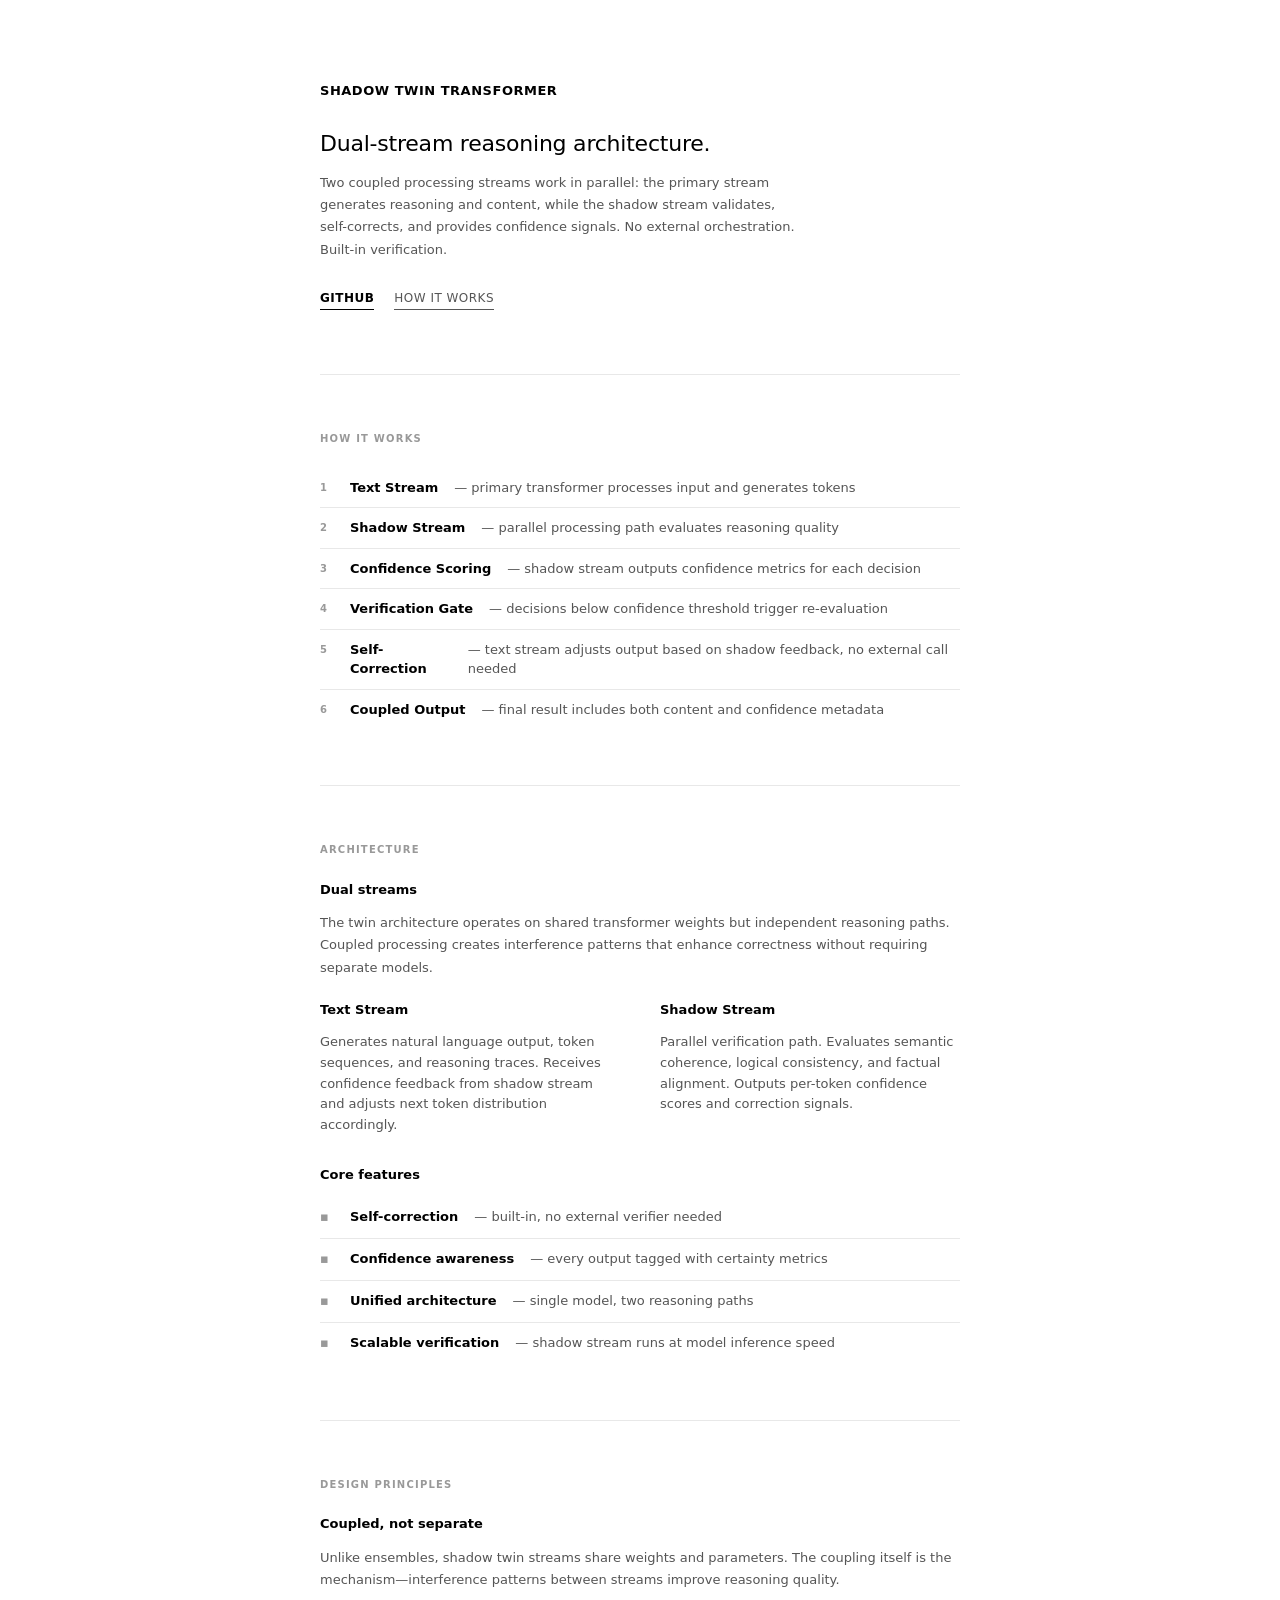
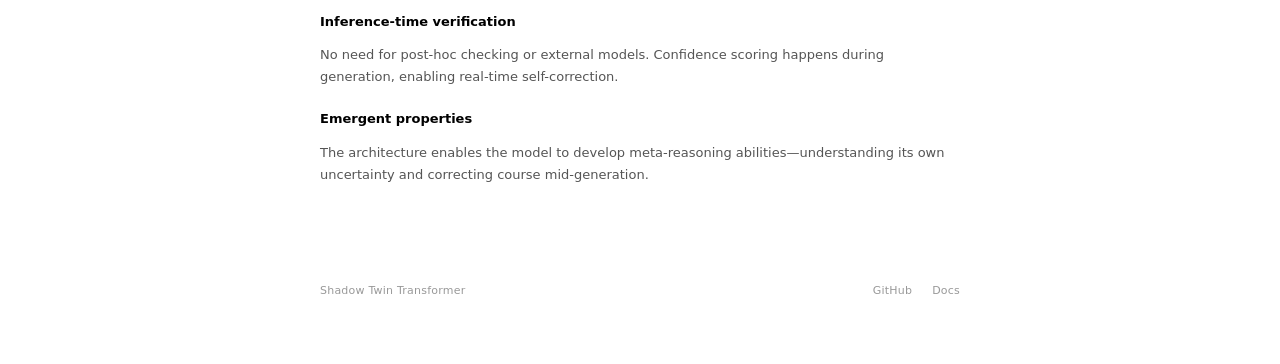
<file: docs/index.html>
<!DOCTYPE html>
<html lang="en">
<head>
  <meta charset="UTF-8">
  <meta name="viewport" content="width=device-width, initial-scale=1">
  <title>Shadow Twin Transformer</title>
  <meta name="description" content="Dual-stream transformer architecture for enhanced reasoning, self-correction, and confidence-aware generation.">
  <style>
    *, *::before, *::after { box-sizing: border-box; margin: 0; padding: 0; }

    :root {
      --ink:  #000;
      --dim:  #555;
      --pale: #999;
      --rule: #e8e8e8;
      --code: #f5f5f5;
      --max:  640px;
      --mono: 'SFMono-Regular', 'Fira Mono', 'Consolas', 'Menlo', monospace;
      --sans: system-ui, -apple-system, 'Helvetica Neue', Arial, sans-serif;
    }

    @media (prefers-color-scheme: dark) {
      :root {
        --ink:  #f5f5f5;
        --dim:  #aaa;
        --pale: #666;
        --rule: #222;
        --code: #1a1a1a;
      }
      body { background: #0f0f0f; }
    }

    html { font-size: 13px; }

    body {
      background: #fff;
      color: var(--ink);
      font-family: var(--sans);
      line-height: 1.65;
      padding: 0 24px;
      -webkit-font-smoothing: antialiased;
    }

    .wrap {
      max-width: var(--max);
      margin: 0 auto;
    }

    header {
      padding: 80px 0 64px;
      border-bottom: 1px solid var(--rule);
    }

    .logotype {
      font-size: 13px;
      font-weight: 600;
      letter-spacing: .04em;
      text-transform: uppercase;
      color: var(--ink);
    }

    .headline {
      margin-top: 28px;
      font-size: 22px;
      font-weight: 400;
      line-height: 1.4;
      letter-spacing: -.01em;
      color: var(--ink);
    }

    .sub {
      margin-top: 12px;
      font-size: 13px;
      color: var(--dim);
      max-width: 480px;
      line-height: 1.7;
    }

    .cta {
      margin-top: 28px;
      display: flex;
      gap: 20px;
      align-items: center;
      flex-wrap: wrap;
    }

    .cta a {
      font-size: 12px;
      font-weight: 600;
      letter-spacing: .04em;
      text-transform: uppercase;
      text-decoration: none;
      color: var(--ink);
      border-bottom: 1px solid var(--ink);
      padding-bottom: 1px;
    }

    .cta a.secondary {
      color: var(--dim);
      border-color: var(--dim);
      font-weight: 400;
    }

    .cta a:hover { opacity: .6; }

    section {
      padding: 56px 0;
      border-bottom: 1px solid var(--rule);
    }

    section:last-of-type { border-bottom: none; }

    .label {
      font-size: 10px;
      font-weight: 700;
      letter-spacing: .12em;
      text-transform: uppercase;
      color: var(--pale);
      margin-bottom: 20px;
    }

    h2 {
      font-size: 13px;
      font-weight: 600;
      margin-bottom: 12px;
      color: var(--ink);
    }

    p {
      font-size: 13px;
      color: var(--dim);
      line-height: 1.7;
      margin-bottom: 10px;
    }

    p:last-child { margin-bottom: 0; }

    .steps {
      counter-reset: step;
      list-style: none;
      margin-top: 4px;
    }

    .steps li {
      counter-increment: step;
      display: flex;
      gap: 16px;
      padding: 10px 0;
      border-bottom: 1px solid var(--rule);
      font-size: 13px;
      color: var(--dim);
      line-height: 1.5;
    }

    .steps li:last-child { border-bottom: none; }

    .steps li::before {
      content: counter(step);
      font-size: 10px;
      font-weight: 700;
      color: var(--pale);
      letter-spacing: .04em;
      min-width: 14px;
      padding-top: 2px;
    }

    .steps li strong {
      color: var(--ink);
      font-weight: 600;
    }

    code {
      font-family: var(--mono);
      font-size: 11px;
      color: var(--ink);
    }

    p code {
      background: var(--code);
      padding: 1px 5px;
      border-radius: 2px;
    }

    .features {
      list-style: none;
      margin-top: 4px;
    }

    .features li {
      display: flex;
      gap: 16px;
      padding: 10px 0;
      border-bottom: 1px solid var(--rule);
      font-size: 13px;
      color: var(--dim);
      line-height: 1.6;
    }

    .features li:last-child { border-bottom: none; }

    .features li::before {
      content: '▪';
      color: var(--pale);
      min-width: 14px;
    }

    .features li strong {
      color: var(--ink);
      font-weight: 600;
    }

    .architecture {
      display: flex;
      gap: 40px;
      margin: 20px 0 0;
    }

    .stream {
      flex: 1;
    }

    .stream h3 {
      font-size: 13px;
      font-weight: 600;
      margin-bottom: 12px;
      color: var(--ink);
    }

    .stream p {
      font-size: 13px;
      color: var(--dim);
      line-height: 1.6;
      margin-bottom: 0;
    }

    footer {
      padding: 40px 0 64px;
      display: flex;
      justify-content: space-between;
      align-items: center;
      flex-wrap: wrap;
      gap: 12px;
    }

    footer span, footer a {
      font-size: 11px;
      color: var(--pale);
      text-decoration: none;
      letter-spacing: .02em;
    }

    footer a:hover { color: var(--ink); }

    @media (max-width: 480px) {
      header { padding: 56px 0 48px; }
      .headline { font-size: 18px; }
      .architecture { flex-direction: column; gap: 20px; }
    }
  </style>
</head>
<body>
<div class="wrap">

  <header>
    <div class="logotype">Shadow Twin Transformer</div>
    <h1 class="headline">Dual-stream reasoning architecture.</h1>
    <p class="sub">
      Two coupled processing streams work in parallel: the primary stream generates reasoning and content,
      while the shadow stream validates, self-corrects, and provides confidence signals.
      No external orchestration. Built-in verification.
    </p>
    <div class="cta">
      <a href="https://github.com/baiehclaca/shadow-twin-transformer">GitHub</a>
      <a href="#how" class="secondary">How it works</a>
    </div>
  </header>

  <section id="how">
    <div class="label">How it works</div>
    <ol class="steps">
      <li><strong>Text Stream</strong> — primary transformer processes input and generates tokens</li>
      <li><strong>Shadow Stream</strong> — parallel processing path evaluates reasoning quality</li>
      <li><strong>Confidence Scoring</strong> — shadow stream outputs confidence metrics for each decision</li>
      <li><strong>Verification Gate</strong> — decisions below confidence threshold trigger re-evaluation</li>
      <li><strong>Self-Correction</strong> — text stream adjusts output based on shadow feedback, no external call needed</li>
      <li><strong>Coupled Output</strong> — final result includes both content and confidence metadata</li>
    </ol>
  </section>

  <section>
    <div class="label">Architecture</div>

    <h2>Dual streams</h2>
    <p>The twin architecture operates on shared transformer weights but independent reasoning paths. Coupled processing creates interference patterns that enhance correctness without requiring separate models.</p>

    <div class="architecture" style="margin-top: 20px;">
      <div class="stream">
        <h3>Text Stream</h3>
        <p>Generates natural language output, token sequences, and reasoning traces. Receives confidence feedback from shadow stream and adjusts next token distribution accordingly.</p>
      </div>
      <div class="stream">
        <h3>Shadow Stream</h3>
        <p>Parallel verification path. Evaluates semantic coherence, logical consistency, and factual alignment. Outputs per-token confidence scores and correction signals.</p>
      </div>
    </div>

    <h2 style="margin-top: 28px;">Core features</h2>
    <ul class="features">
      <li><strong>Self-correction</strong> — built-in, no external verifier needed</li>
      <li><strong>Confidence awareness</strong> — every output tagged with certainty metrics</li>
      <li><strong>Unified architecture</strong> — single model, two reasoning paths</li>
      <li><strong>Scalable verification</strong> — shadow stream runs at model inference speed</li>
    </ul>
  </section>

  <section>
    <div class="label">Design principles</div>

    <h2>Coupled, not separate</h2>
    <p>Unlike ensembles, shadow twin streams share weights and parameters. The coupling itself is the mechanism—interference patterns between streams improve reasoning quality.</p>

    <h2 style="margin-top: 20px;">Inference-time verification</h2>
    <p>No need for post-hoc checking or external models. Confidence scoring happens during generation, enabling real-time self-correction.</p>

    <h2 style="margin-top: 20px;">Emergent properties</h2>
    <p>The architecture enables the model to develop meta-reasoning abilities—understanding its own uncertainty and correcting course mid-generation.</p>
  </section>

  <footer>
    <span>Shadow Twin Transformer</span>
    <div style="display:flex;gap:20px">
      <a href="https://github.com/baiehclaca/shadow-twin-transformer">GitHub</a>
      <a href="https://github.com/baiehclaca/shadow-twin-transformer/blob/main/README.md">Docs</a>
    </div>
  </footer>

</div>
</body>
</html>
</file>
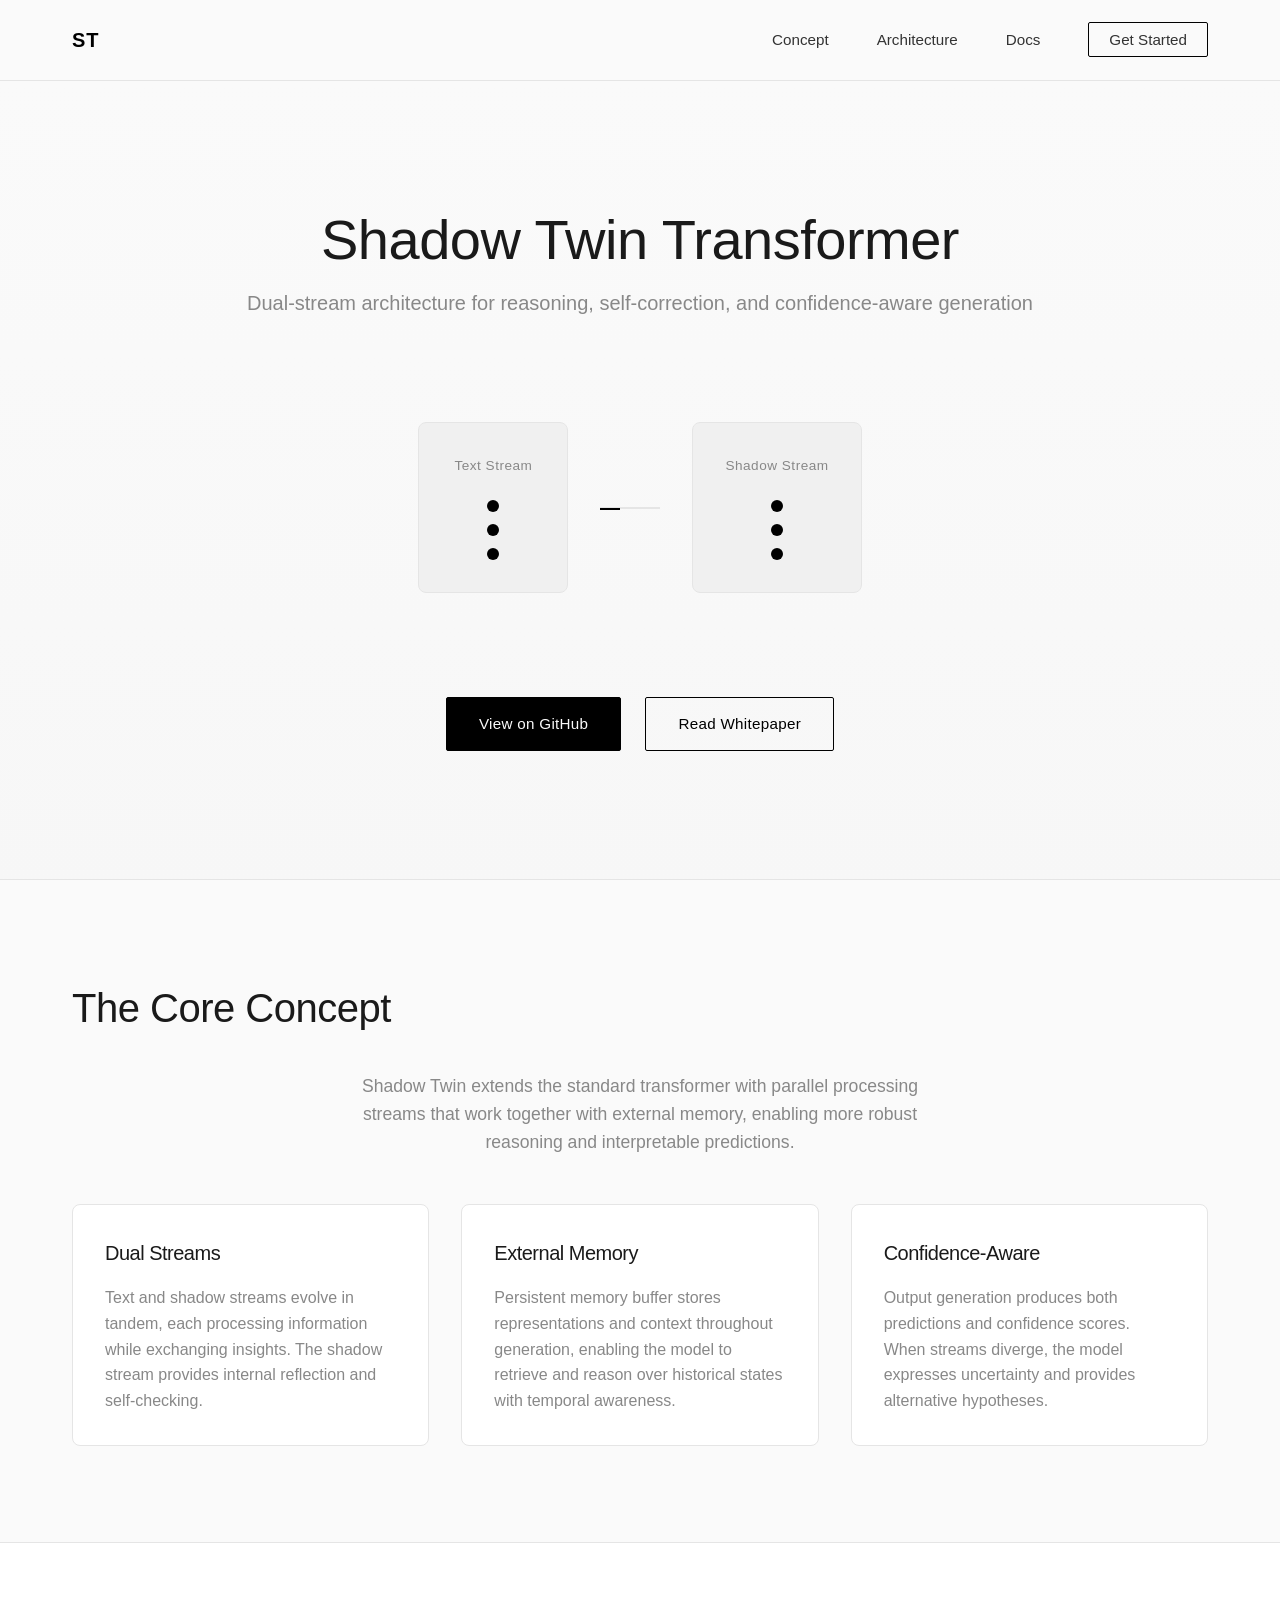
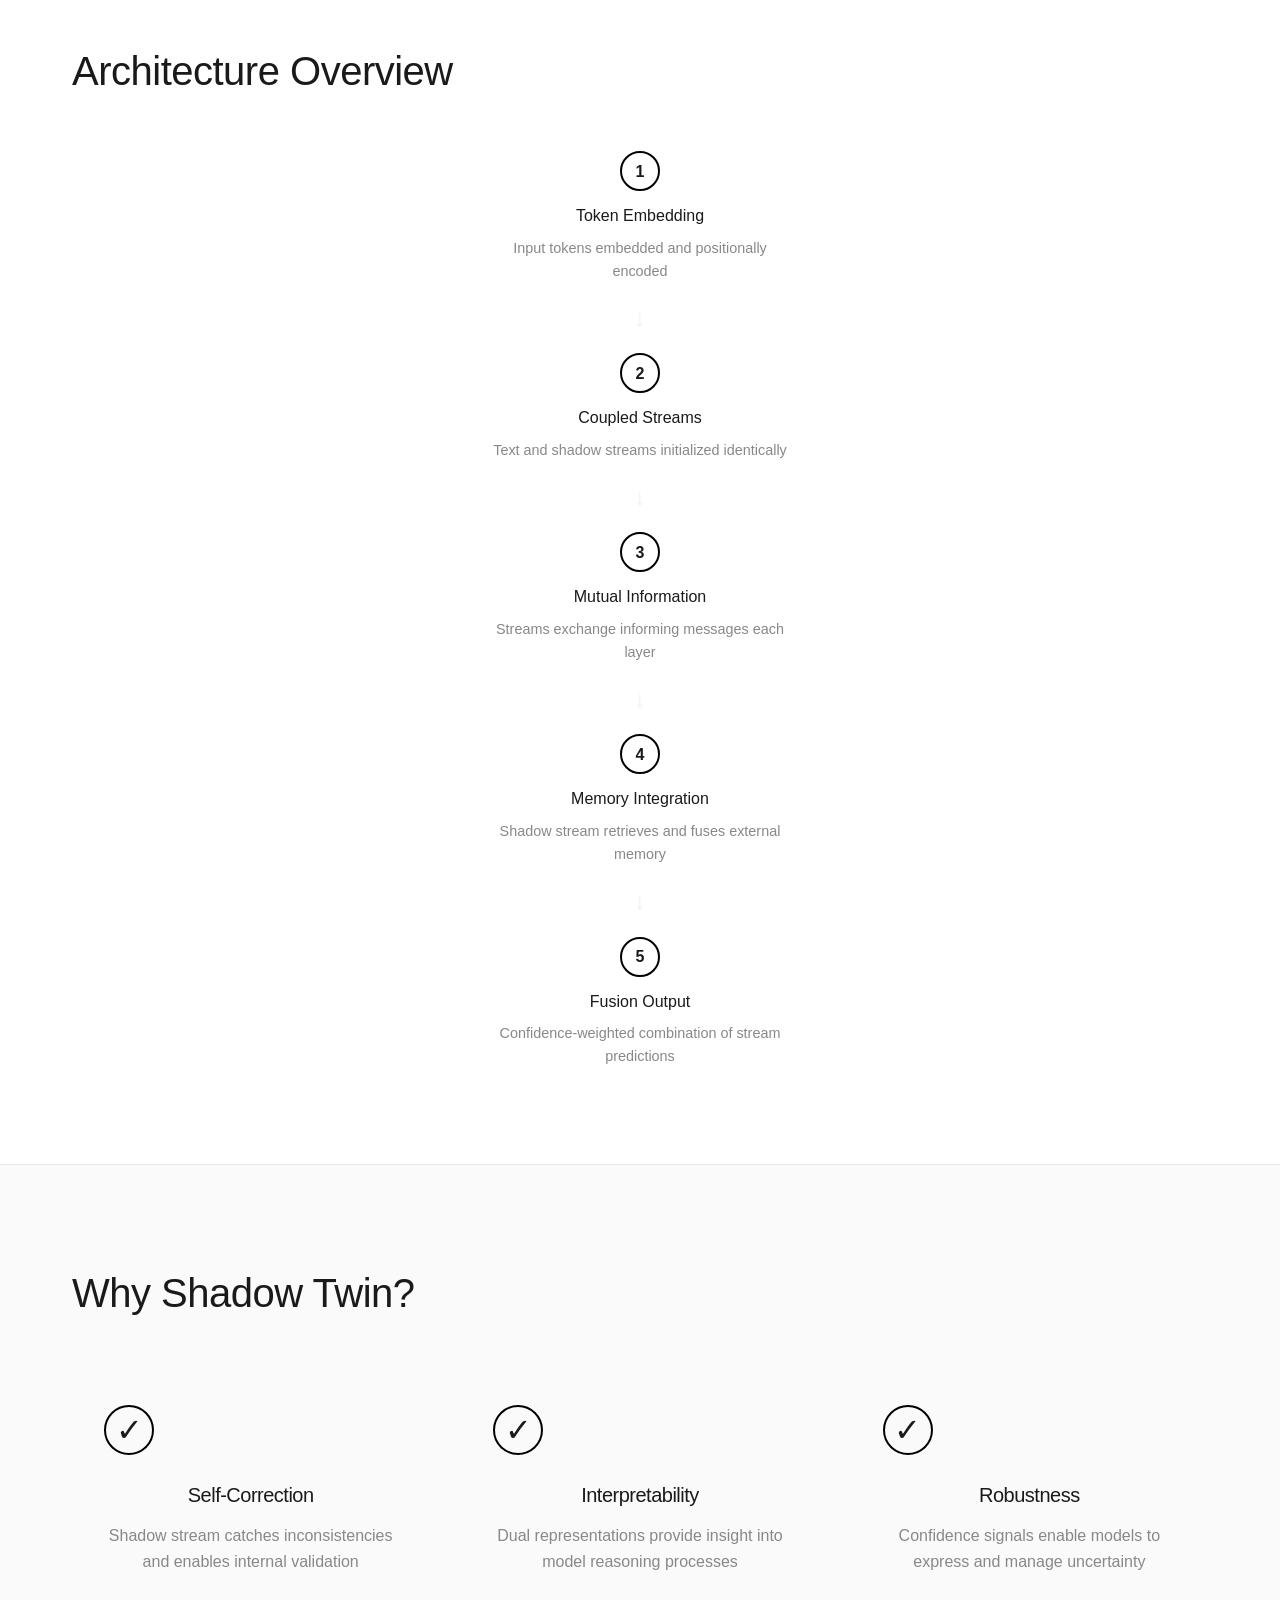
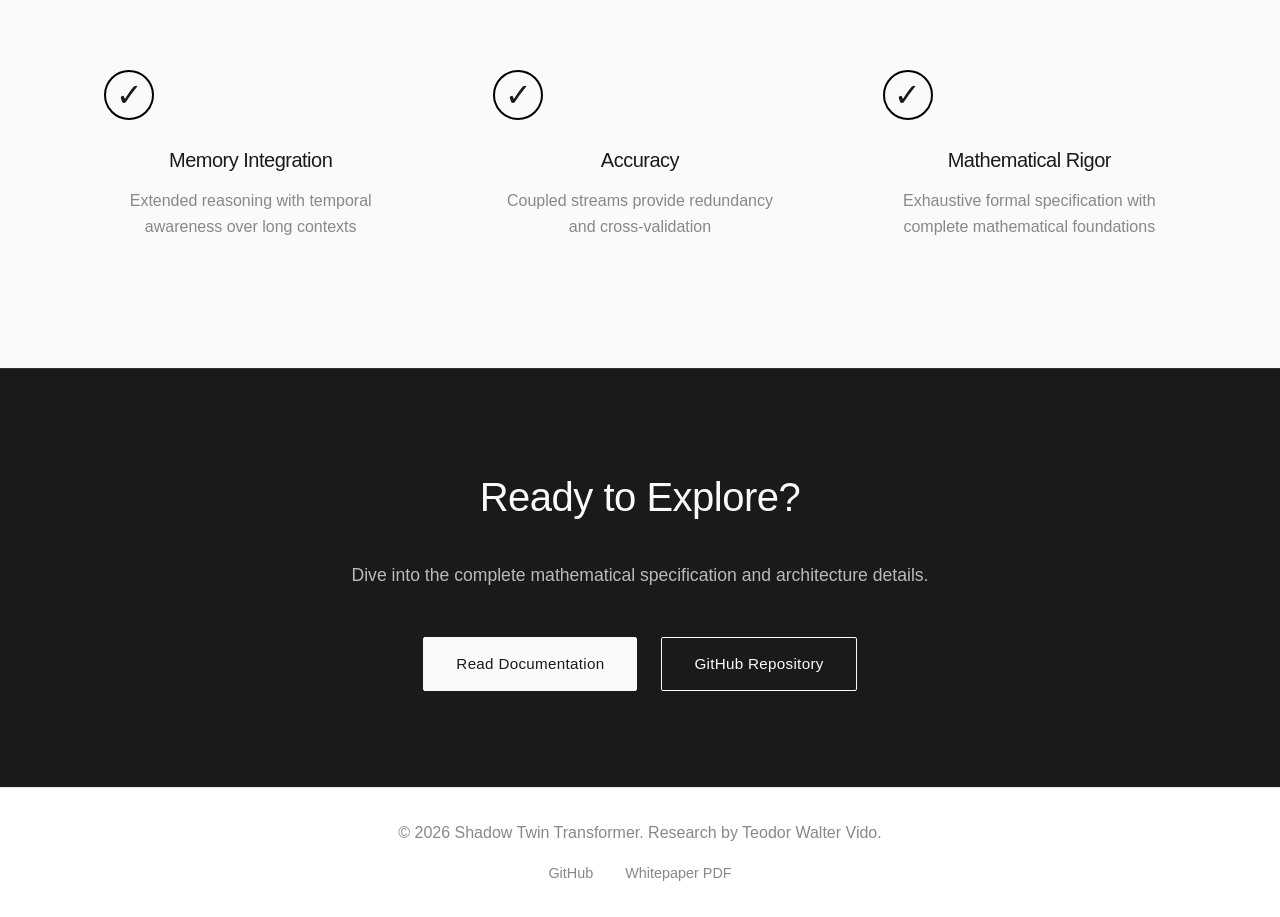
<file: website/index.html>
<!DOCTYPE html>
<html lang="en">
<head>
    <meta charset="UTF-8">
    <meta name="viewport" content="width=device-width, initial-scale=1.0">
    <title>Shadow Twin Transformer</title>
    <link rel="stylesheet" href="style.css">
</head>
<body>
    <nav class="navbar">
        <div class="nav-container">
            <a href="index.html" class="logo">ST</a>
            <ul class="nav-links">
                <li><a href="#concept">Concept</a></li>
                <li><a href="#architecture">Architecture</a></li>
                <li><a href="docs.html">Docs</a></li>
                <li><a href="#cta" class="nav-cta">Get Started</a></li>
            </ul>
        </div>
    </nav>

    <section class="hero">
        <div class="hero-content">
            <h1>Shadow Twin Transformer</h1>
            <p class="subtitle">Dual-stream architecture for reasoning, self-correction, and confidence-aware generation</p>
            
            <div class="twin-visualization">
                <div class="stream text-stream">
                    <div class="stream-label">Text Stream</div>
                    <div class="stream-nodes">
                        <div class="node"></div>
                        <div class="node"></div>
                        <div class="node"></div>
                    </div>
                </div>
                
                <div class="connection"></div>
                
                <div class="stream shadow-stream">
                    <div class="stream-label">Shadow Stream</div>
                    <div class="stream-nodes">
                        <div class="node"></div>
                        <div class="node"></div>
                        <div class="node"></div>
                    </div>
                </div>
            </div>

            <div class="cta-buttons">
                <a href="https://github.com/baiehclaca/shadow-twin-transformer" class="btn btn-primary" target="_blank">View on GitHub</a>
                <a href="https://github.com/baiehclaca/shadow-twin-transformer/raw/main/shadow_twin_transformer_v4_math_structured.pdf" class="btn btn-secondary" target="_blank">Read Whitepaper</a>
            </div>
        </div>
    </section>

    <section id="concept" class="concept">
        <div class="container">
            <h2>The Core Concept</h2>
            <p class="intro-text">Shadow Twin extends the standard transformer with parallel processing streams that work together with external memory, enabling more robust reasoning and interpretable predictions.</p>
            
            <div class="concept-grid">
                <div class="concept-card">
                    <h3>Dual Streams</h3>
                    <p>Text and shadow streams evolve in tandem, each processing information while exchanging insights. The shadow stream provides internal reflection and self-checking.</p>
                </div>
                <div class="concept-card">
                    <h3>External Memory</h3>
                    <p>Persistent memory buffer stores representations and context throughout generation, enabling the model to retrieve and reason over historical states with temporal awareness.</p>
                </div>
                <div class="concept-card">
                    <h3>Confidence-Aware</h3>
                    <p>Output generation produces both predictions and confidence scores. When streams diverge, the model expresses uncertainty and provides alternative hypotheses.</p>
                </div>
            </div>
        </div>
    </section>

    <section id="architecture" class="architecture">
        <div class="container">
            <h2>Architecture Overview</h2>
            
            <div class="flow-diagram">
                <div class="flow-step">
                    <div class="step-number">1</div>
                    <div class="step-title">Token Embedding</div>
                    <div class="step-desc">Input tokens embedded and positionally encoded</div>
                </div>
                
                <div class="flow-arrow">↓</div>
                
                <div class="flow-step">
                    <div class="step-number">2</div>
                    <div class="step-title">Coupled Streams</div>
                    <div class="step-desc">Text and shadow streams initialized identically</div>
                </div>
                
                <div class="flow-arrow">↓</div>
                
                <div class="flow-step">
                    <div class="step-number">3</div>
                    <div class="step-title">Mutual Information</div>
                    <div class="step-desc">Streams exchange informing messages each layer</div>
                </div>
                
                <div class="flow-arrow">↓</div>
                
                <div class="flow-step">
                    <div class="step-number">4</div>
                    <div class="step-title">Memory Integration</div>
                    <div class="step-desc">Shadow stream retrieves and fuses external memory</div>
                </div>
                
                <div class="flow-arrow">↓</div>
                
                <div class="flow-step">
                    <div class="step-number">5</div>
                    <div class="step-title">Fusion Output</div>
                    <div class="step-desc">Confidence-weighted combination of stream predictions</div>
                </div>
            </div>
        </div>
    </section>

    <section id="cta" class="features">
        <div class="container">
            <h2>Why Shadow Twin?</h2>
            
            <div class="features-grid">
                <div class="feature">
                    <div class="feature-icon">✓</div>
                    <h3>Self-Correction</h3>
                    <p>Shadow stream catches inconsistencies and enables internal validation</p>
                </div>
                <div class="feature">
                    <div class="feature-icon">✓</div>
                    <h3>Interpretability</h3>
                    <p>Dual representations provide insight into model reasoning processes</p>
                </div>
                <div class="feature">
                    <div class="feature-icon">✓</div>
                    <h3>Robustness</h3>
                    <p>Confidence signals enable models to express and manage uncertainty</p>
                </div>
                <div class="feature">
                    <div class="feature-icon">✓</div>
                    <h3>Memory Integration</h3>
                    <p>Extended reasoning with temporal awareness over long contexts</p>
                </div>
                <div class="feature">
                    <div class="feature-icon">✓</div>
                    <h3>Accuracy</h3>
                    <p>Coupled streams provide redundancy and cross-validation</p>
                </div>
                <div class="feature">
                    <div class="feature-icon">✓</div>
                    <h3>Mathematical Rigor</h3>
                    <p>Exhaustive formal specification with complete mathematical foundations</p>
                </div>
            </div>
        </div>
    </section>

    <section class="cta-section">
        <div class="container">
            <h2>Ready to Explore?</h2>
            <p>Dive into the complete mathematical specification and architecture details.</p>
            <div class="cta-buttons">
                <a href="docs.html" class="btn btn-primary">Read Documentation</a>
                <a href="https://github.com/baiehclaca/shadow-twin-transformer" class="btn btn-secondary" target="_blank">GitHub Repository</a>
            </div>
        </div>
    </section>

    <footer>
        <div class="footer-content">
            <p>&copy; 2026 Shadow Twin Transformer. Research by Teodor Walter Vido.</p>
            <div class="footer-links">
                <a href="https://github.com/baiehclaca/shadow-twin-transformer" target="_blank">GitHub</a>
                <a href="https://github.com/baiehclaca/shadow-twin-transformer/raw/main/shadow_twin_transformer_v4_math_structured.pdf" target="_blank">Whitepaper PDF</a>
            </div>
        </div>
    </footer>
</body>
</html>
</file>
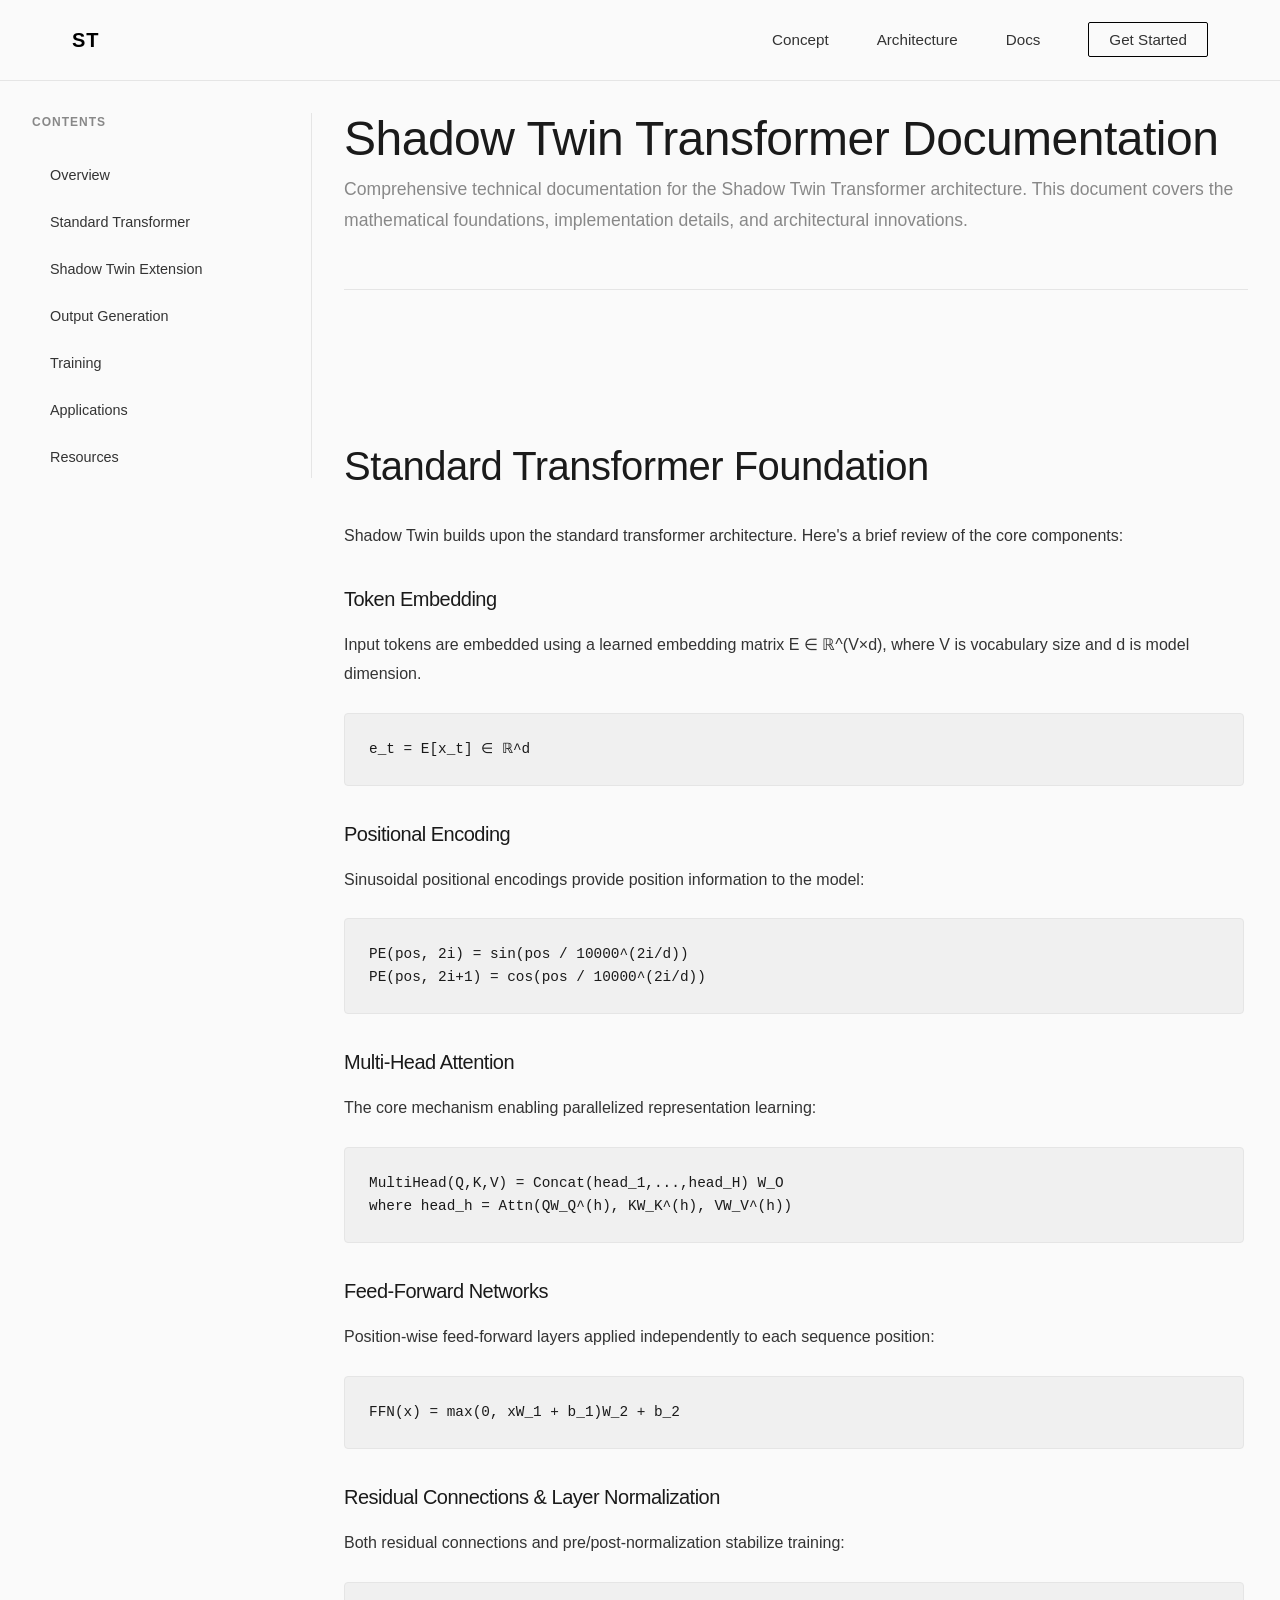
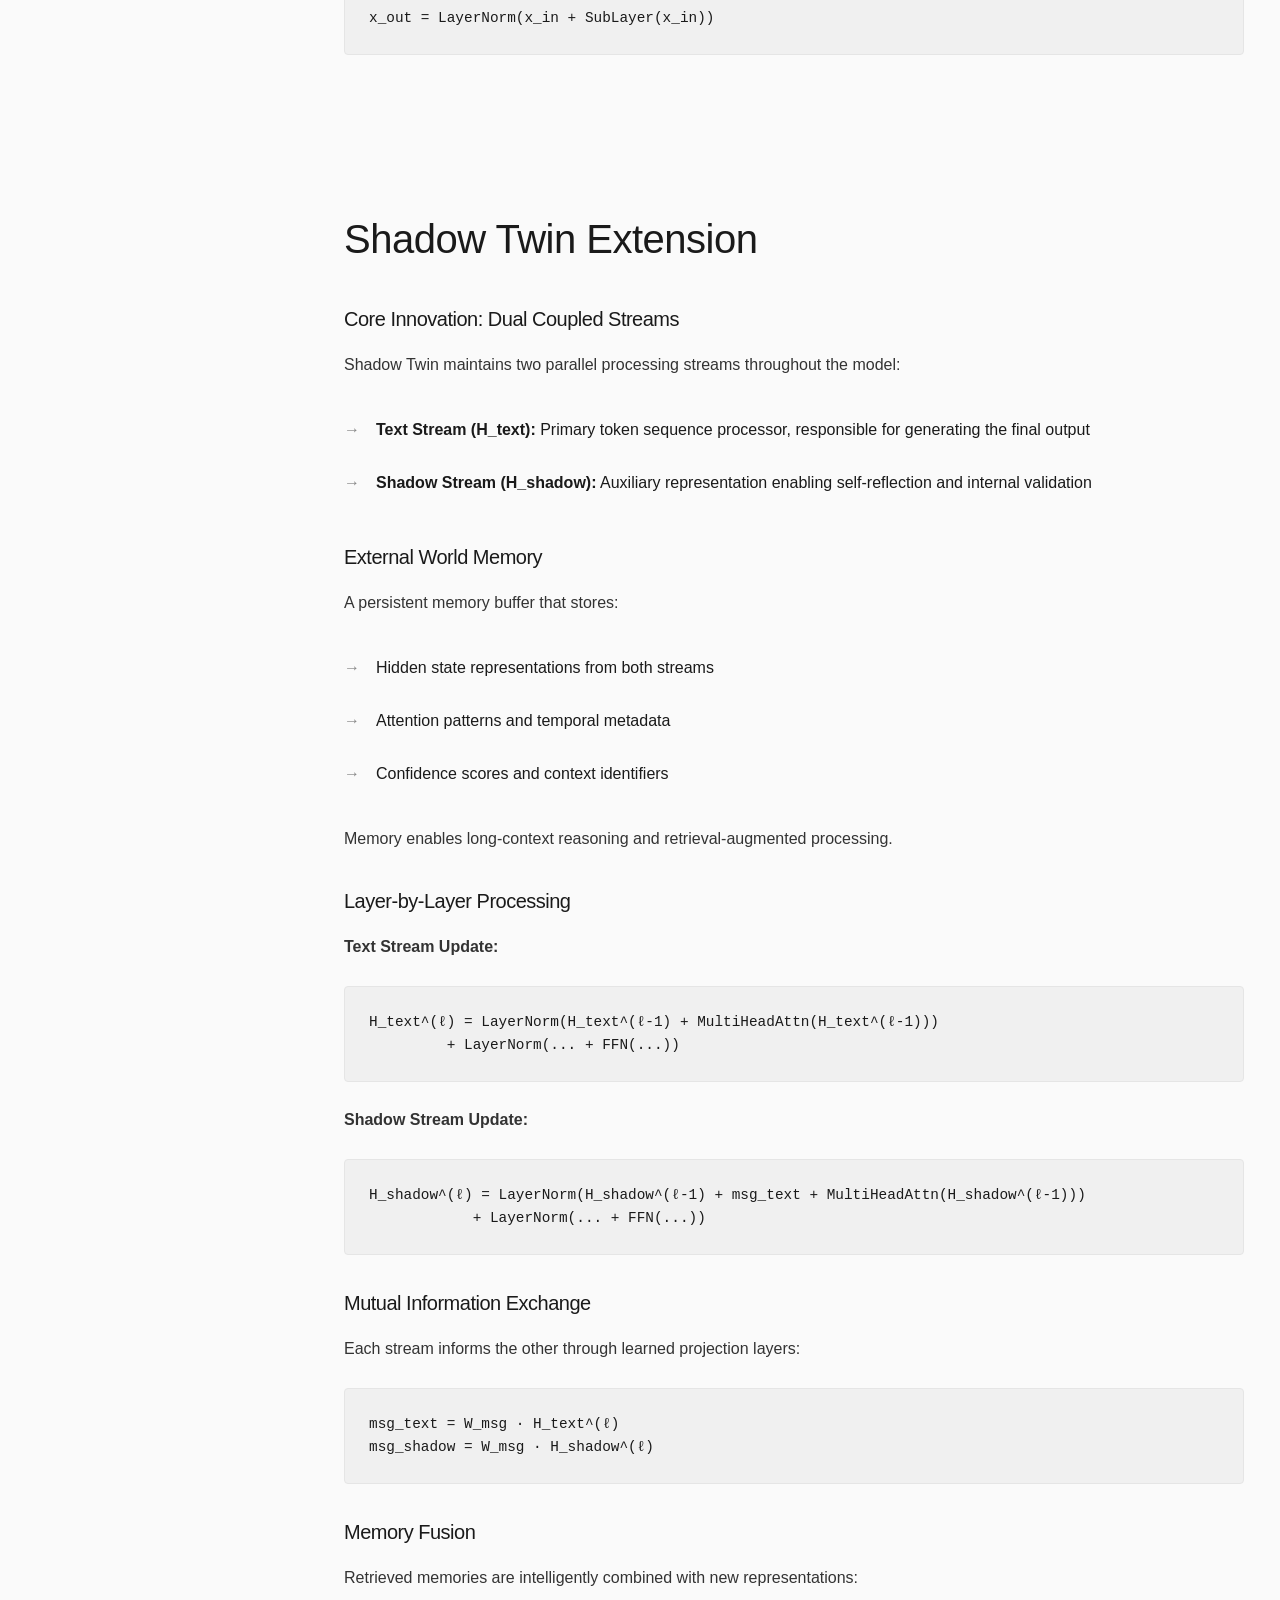
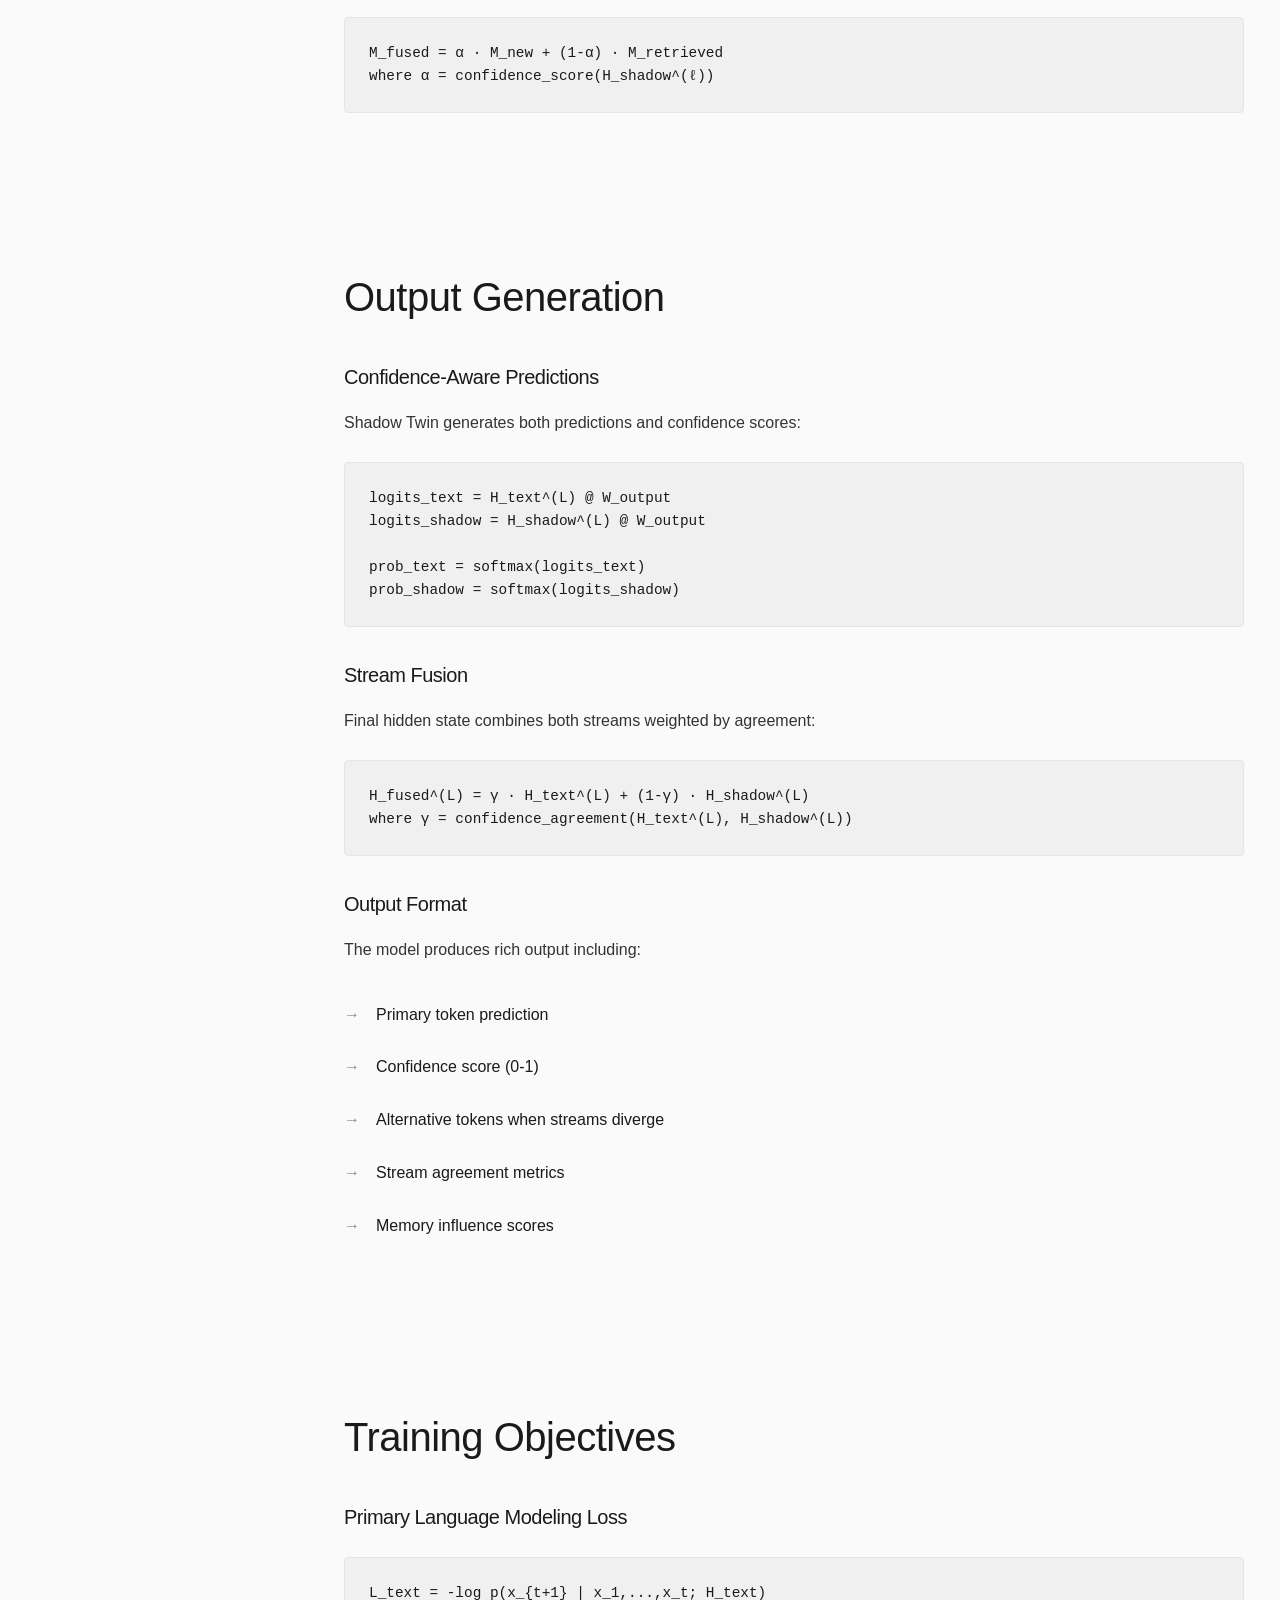
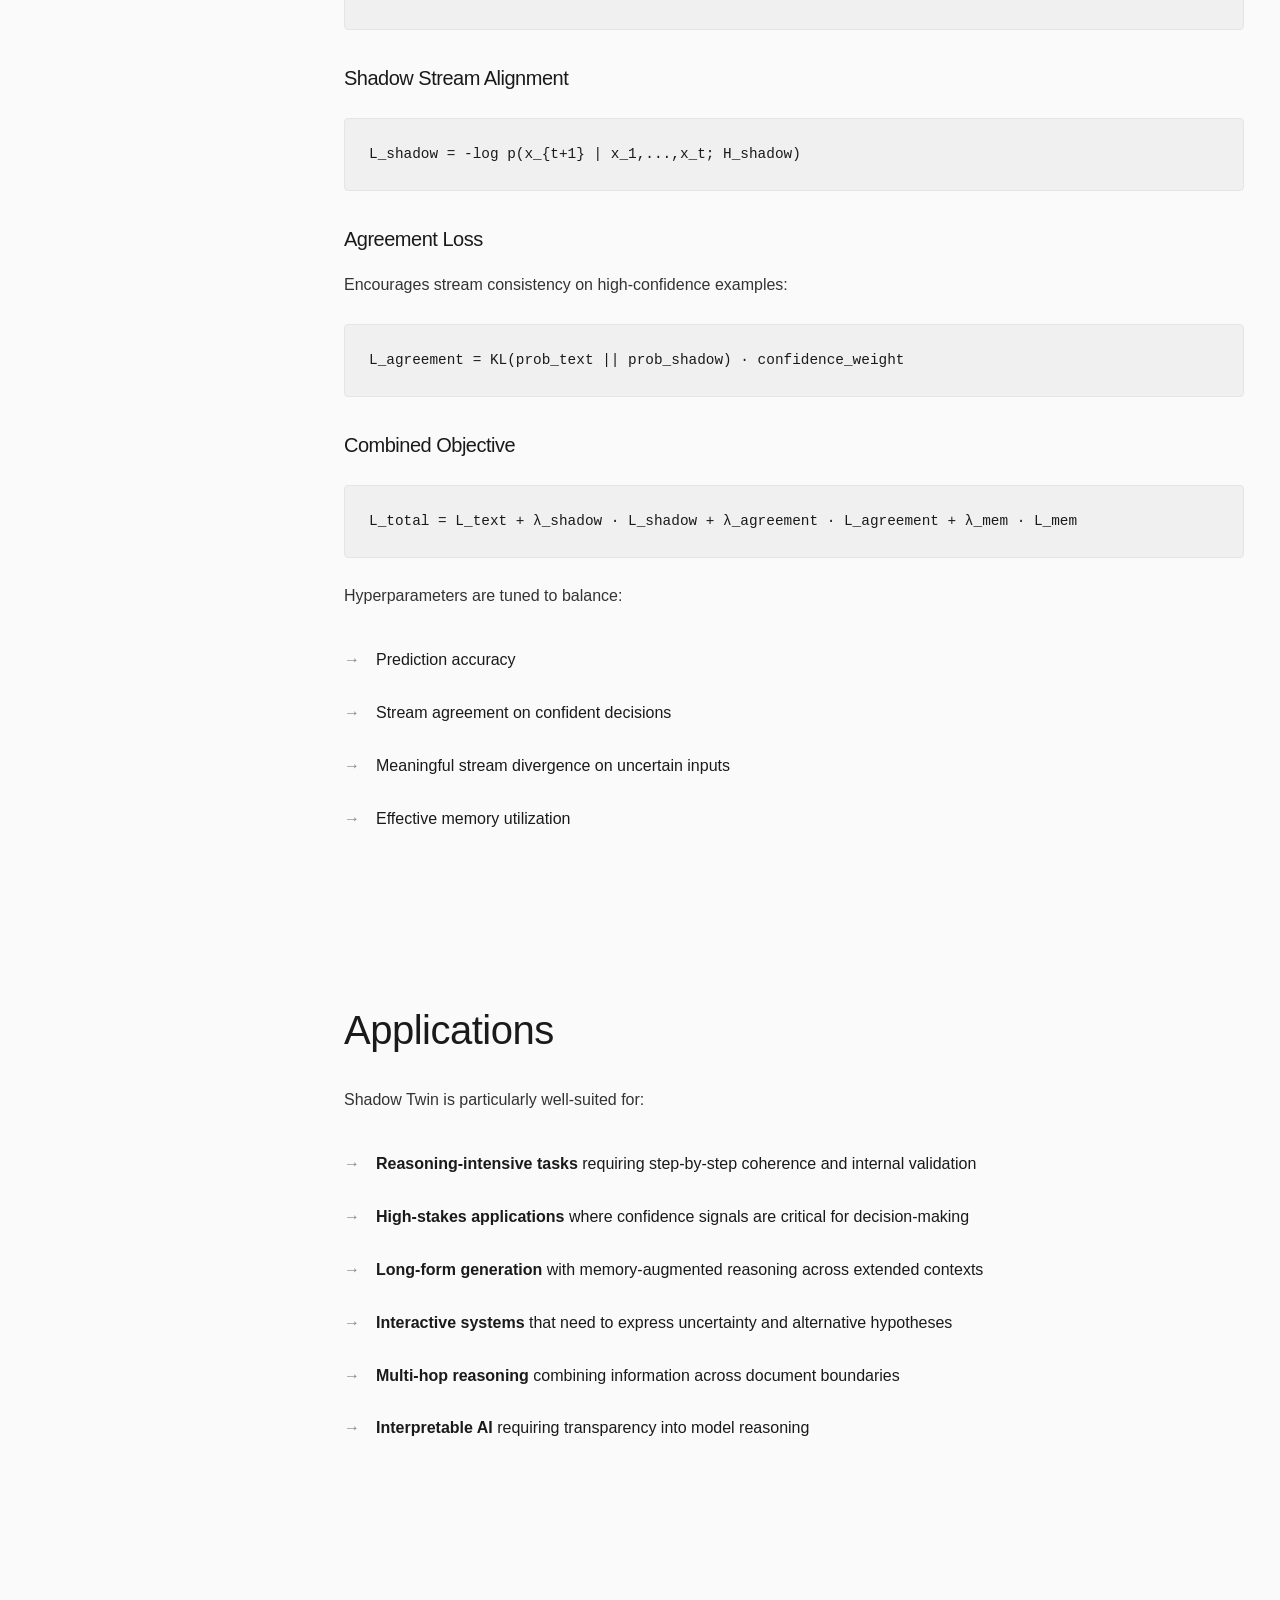
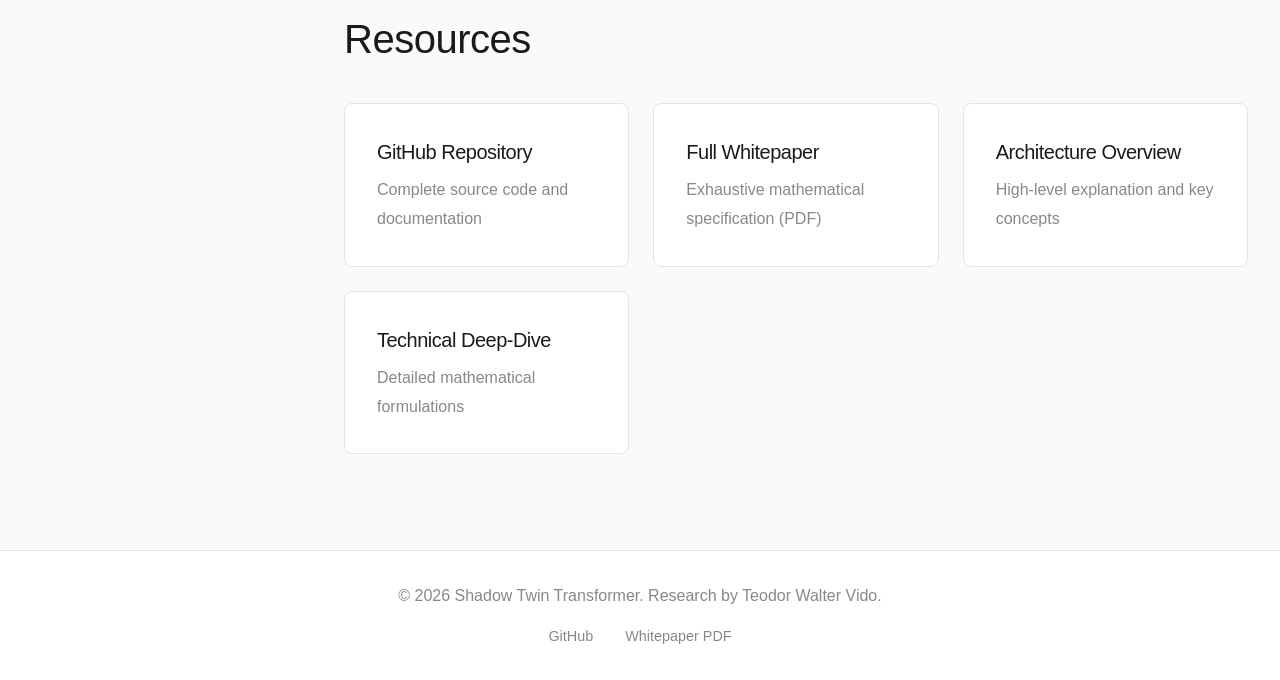
<file: website/docs.html>
<!DOCTYPE html>
<html lang="en">
<head>
    <meta charset="UTF-8">
    <meta name="viewport" content="width=device-width, initial-scale=1.0">
    <title>Documentation - Shadow Twin Transformer</title>
    <link rel="stylesheet" href="style.css">
    <link rel="stylesheet" href="docs.css">
</head>
<body>
    <nav class="navbar">
        <div class="nav-container">
            <a href="index.html" class="logo">ST</a>
            <ul class="nav-links">
                <li><a href="index.html#concept">Concept</a></li>
                <li><a href="index.html#architecture">Architecture</a></li>
                <li><a href="docs.html">Docs</a></li>
                <li><a href="index.html#cta" class="nav-cta">Get Started</a></li>
            </ul>
        </div>
    </nav>

    <div class="docs-container">
        <aside class="docs-sidebar">
            <div class="sidebar-nav">
                <div class="sidebar-title">Contents</div>
                <a href="#overview" class="sidebar-link">Overview</a>
                <a href="#standard-transformer" class="sidebar-link">Standard Transformer</a>
                <a href="#shadow-twin-extension" class="sidebar-link">Shadow Twin Extension</a>
                <a href="#output-generation" class="sidebar-link">Output Generation</a>
                <a href="#training" class="sidebar-link">Training</a>
                <a href="#applications" class="sidebar-link">Applications</a>
                <a href="#resources" class="sidebar-link">Resources</a>
            </div>
        </aside>

        <main class="docs-content">
            <section id="overview" class="doc-section">
                <h1>Shadow Twin Transformer Documentation</h1>
                <p class="doc-intro">Comprehensive technical documentation for the Shadow Twin Transformer architecture. This document covers the mathematical foundations, implementation details, and architectural innovations.</p>
            </section>

            <section id="standard-transformer" class="doc-section">
                <h2>Standard Transformer Foundation</h2>
                <p>Shadow Twin builds upon the standard transformer architecture. Here's a brief review of the core components:</p>
                
                <h3>Token Embedding</h3>
                <p>Input tokens are embedded using a learned embedding matrix E ∈ ℝ^(V×d), where V is vocabulary size and d is model dimension.</p>
                <code class="code-block">e_t = E[x_t] ∈ ℝ^d</code>
                
                <h3>Positional Encoding</h3>
                <p>Sinusoidal positional encodings provide position information to the model:</p>
                <code class="code-block">PE(pos, 2i) = sin(pos / 10000^(2i/d))
PE(pos, 2i+1) = cos(pos / 10000^(2i/d))</code>
                
                <h3>Multi-Head Attention</h3>
                <p>The core mechanism enabling parallelized representation learning:</p>
                <code class="code-block">MultiHead(Q,K,V) = Concat(head_1,...,head_H) W_O
where head_h = Attn(QW_Q^(h), KW_K^(h), VW_V^(h))</code>
                
                <h3>Feed-Forward Networks</h3>
                <p>Position-wise feed-forward layers applied independently to each sequence position:</p>
                <code class="code-block">FFN(x) = max(0, xW_1 + b_1)W_2 + b_2</code>
                
                <h3>Residual Connections & Layer Normalization</h3>
                <p>Both residual connections and pre/post-normalization stabilize training:</p>
                <code class="code-block">x_out = LayerNorm(x_in + SubLayer(x_in))</code>
            </section>

            <section id="shadow-twin-extension" class="doc-section">
                <h2>Shadow Twin Extension</h2>
                
                <h3>Core Innovation: Dual Coupled Streams</h3>
                <p>Shadow Twin maintains two parallel processing streams throughout the model:</p>
                <ul class="doc-list">
                    <li><strong>Text Stream (H_text):</strong> Primary token sequence processor, responsible for generating the final output</li>
                    <li><strong>Shadow Stream (H_shadow):</strong> Auxiliary representation enabling self-reflection and internal validation</li>
                </ul>

                <h3>External World Memory</h3>
                <p>A persistent memory buffer that stores:</p>
                <ul class="doc-list">
                    <li>Hidden state representations from both streams</li>
                    <li>Attention patterns and temporal metadata</li>
                    <li>Confidence scores and context identifiers</li>
                </ul>
                <p>Memory enables long-context reasoning and retrieval-augmented processing.</p>

                <h3>Layer-by-Layer Processing</h3>
                <p><strong>Text Stream Update:</strong></p>
                <code class="code-block">H_text^(ℓ) = LayerNorm(H_text^(ℓ-1) + MultiHeadAttn(H_text^(ℓ-1)))
         + LayerNorm(... + FFN(...))</code>

                <p><strong>Shadow Stream Update:</strong></p>
                <code class="code-block">H_shadow^(ℓ) = LayerNorm(H_shadow^(ℓ-1) + msg_text + MultiHeadAttn(H_shadow^(ℓ-1)))
            + LayerNorm(... + FFN(...))</code>

                <h3>Mutual Information Exchange</h3>
                <p>Each stream informs the other through learned projection layers:</p>
                <code class="code-block">msg_text = W_msg · H_text^(ℓ)
msg_shadow = W_msg · H_shadow^(ℓ)</code>

                <h3>Memory Fusion</h3>
                <p>Retrieved memories are intelligently combined with new representations:</p>
                <code class="code-block">M_fused = α · M_new + (1-α) · M_retrieved
where α = confidence_score(H_shadow^(ℓ))</code>
            </section>

            <section id="output-generation" class="doc-section">
                <h2>Output Generation</h2>
                
                <h3>Confidence-Aware Predictions</h3>
                <p>Shadow Twin generates both predictions and confidence scores:</p>
                <code class="code-block">logits_text = H_text^(L) @ W_output
logits_shadow = H_shadow^(L) @ W_output

prob_text = softmax(logits_text)
prob_shadow = softmax(logits_shadow)</code>

                <h3>Stream Fusion</h3>
                <p>Final hidden state combines both streams weighted by agreement:</p>
                <code class="code-block">H_fused^(L) = γ · H_text^(L) + (1-γ) · H_shadow^(L)
where γ = confidence_agreement(H_text^(L), H_shadow^(L))</code>

                <h3>Output Format</h3>
                <p>The model produces rich output including:</p>
                <ul class="doc-list">
                    <li>Primary token prediction</li>
                    <li>Confidence score (0-1)</li>
                    <li>Alternative tokens when streams diverge</li>
                    <li>Stream agreement metrics</li>
                    <li>Memory influence scores</li>
                </ul>
            </section>

            <section id="training" class="doc-section">
                <h2>Training Objectives</h2>
                
                <h3>Primary Language Modeling Loss</h3>
                <code class="code-block">L_text = -log p(x_{t+1} | x_1,...,x_t; H_text)</code>

                <h3>Shadow Stream Alignment</h3>
                <code class="code-block">L_shadow = -log p(x_{t+1} | x_1,...,x_t; H_shadow)</code>

                <h3>Agreement Loss</h3>
                <p>Encourages stream consistency on high-confidence examples:</p>
                <code class="code-block">L_agreement = KL(prob_text || prob_shadow) · confidence_weight</code>

                <h3>Combined Objective</h3>
                <code class="code-block">L_total = L_text + λ_shadow · L_shadow + λ_agreement · L_agreement + λ_mem · L_mem</code>

                <p>Hyperparameters are tuned to balance:
                <ul class="doc-list">
                    <li>Prediction accuracy</li>
                    <li>Stream agreement on confident decisions</li>
                    <li>Meaningful stream divergence on uncertain inputs</li>
                    <li>Effective memory utilization</li>
                </ul>
            </section>

            <section id="applications" class="doc-section">
                <h2>Applications</h2>
                <p>Shadow Twin is particularly well-suited for:</p>
                <ul class="doc-list">
                    <li><strong>Reasoning-intensive tasks</strong> requiring step-by-step coherence and internal validation</li>
                    <li><strong>High-stakes applications</strong> where confidence signals are critical for decision-making</li>
                    <li><strong>Long-form generation</strong> with memory-augmented reasoning across extended contexts</li>
                    <li><strong>Interactive systems</strong> that need to express uncertainty and alternative hypotheses</li>
                    <li><strong>Multi-hop reasoning</strong> combining information across document boundaries</li>
                    <li><strong>Interpretable AI</strong> requiring transparency into model reasoning</li>
                </ul>
            </section>

            <section id="resources" class="doc-section">
                <h2>Resources</h2>
                <div class="resources-grid">
                    <a href="https://github.com/baiehclaca/shadow-twin-transformer" class="resource-card" target="_blank">
                        <h3>GitHub Repository</h3>
                        <p>Complete source code and documentation</p>
                    </a>
                    <a href="https://github.com/baiehclaca/shadow-twin-transformer/raw/main/shadow_twin_transformer_v4_math_structured.pdf" class="resource-card" target="_blank">
                        <h3>Full Whitepaper</h3>
                        <p>Exhaustive mathematical specification (PDF)</p>
                    </a>
                    <a href="https://github.com/baiehclaca/shadow-twin-transformer/blob/main/README.md" class="resource-card" target="_blank">
                        <h3>Architecture Overview</h3>
                        <p>High-level explanation and key concepts</p>
                    </a>
                    <a href="https://github.com/baiehclaca/shadow-twin-transformer/blob/main/TECHNICAL.md" class="resource-card" target="_blank">
                        <h3>Technical Deep-Dive</h3>
                        <p>Detailed mathematical formulations</p>
                    </a>
                </div>
            </section>
        </main>
    </div>

    <footer>
        <div class="footer-content">
            <p>&copy; 2026 Shadow Twin Transformer. Research by Teodor Walter Vido.</p>
            <div class="footer-links">
                <a href="https://github.com/baiehclaca/shadow-twin-transformer" target="_blank">GitHub</a>
                <a href="https://github.com/baiehclaca/shadow-twin-transformer/raw/main/shadow_twin_transformer_v4_math_structured.pdf" target="_blank">Whitepaper PDF</a>
            </div>
        </div>
    </footer>
</body>
</html>
</file>
<file: website/style.css>
:root {
    --bg: #fafafa;
    --fg: #1a1a1a;
    --accent: #000;
    --border: #e5e5e5;
    --gray-light: #f0f0f0;
    --gray: #888;
    --gray-dark: #333;
}

* {
    margin: 0;
    padding: 0;
    box-sizing: border-box;
}

html {
    scroll-behavior: smooth;
}

body {
    font-family: -apple-system, BlinkMacSystemFont, 'Segoe UI', sans-serif;
    background: var(--bg);
    color: var(--fg);
    line-height: 1.6;
    overflow-x: hidden;
}

/* Typography */
h1, h2, h3, h4, h5, h6 {
    font-weight: 400;
    letter-spacing: -0.5px;
}

h1 {
    font-size: 3.5rem;
    margin-bottom: 1rem;
    font-weight: 300;
    line-height: 1.1;
}

h2 {
    font-size: 2.5rem;
    margin-bottom: 2rem;
    font-weight: 300;
}

h3 {
    font-size: 1.25rem;
    margin-bottom: 0.75rem;
    font-weight: 400;
}

p {
    color: var(--gray-dark);
    margin-bottom: 1rem;
}

a {
    color: var(--accent);
    text-decoration: none;
    transition: opacity 0.3s ease;
}

a:hover {
    opacity: 0.6;
}

/* Navbar */
.navbar {
    position: sticky;
    top: 0;
    background: var(--bg);
    border-bottom: 1px solid var(--border);
    z-index: 100;
    backdrop-filter: blur(10px);
    background: rgba(250, 250, 250, 0.95);
}

.nav-container {
    max-width: 1200px;
    margin: 0 auto;
    padding: 1.5rem 2rem;
    display: flex;
    justify-content: space-between;
    align-items: center;
}

.logo {
    font-size: 1.25rem;
    font-weight: 600;
    letter-spacing: 1px;
}

.nav-links {
    list-style: none;
    display: flex;
    gap: 3rem;
    align-items: center;
}

.nav-links a {
    font-size: 0.95rem;
    color: var(--gray-dark);
    transition: color 0.3s ease;
}

.nav-links a:hover {
    color: var(--accent);
    opacity: 1;
}

.nav-cta {
    border: 1px solid var(--accent);
    padding: 0.5rem 1.25rem;
    border-radius: 2px;
    color: var(--accent);
}

/* Container */
.container {
    max-width: 1200px;
    margin: 0 auto;
    padding: 0 2rem;
}

/* Hero Section */
.hero {
    padding: 8rem 2rem;
    text-align: center;
    background: linear-gradient(180deg, var(--bg) 0%, rgba(0, 0, 0, 0.01) 100%);
    animation: fadeIn 1s ease-out;
}

.hero-content {
    max-width: 900px;
    margin: 0 auto;
}

.subtitle {
    font-size: 1.25rem;
    color: var(--gray);
    margin-bottom: 3rem;
    font-weight: 300;
}

/* Twin Visualization */
.twin-visualization {
    display: flex;
    justify-content: center;
    align-items: center;
    gap: 2rem;
    margin: 4rem 0;
    height: 250px;
    animation: slideUp 1s ease-out 0.3s both;
}

.stream {
    display: flex;
    flex-direction: column;
    align-items: center;
    gap: 1.5rem;
    padding: 2rem;
    border: 1px solid var(--border);
    border-radius: 8px;
    background: var(--gray-light);
    min-width: 150px;
}

.text-stream {
    animation: shimmer 2s ease-in-out infinite;
}

.shadow-stream {
    animation: shimmer 2s ease-in-out infinite;
    animation-delay: 0.5s;
}

.stream-label {
    font-size: 0.85rem;
    font-weight: 500;
    letter-spacing: 0.5px;
    color: var(--gray);
}

.stream-nodes {
    display: flex;
    flex-direction: column;
    gap: 0.75rem;
}

.node {
    width: 12px;
    height: 12px;
    border-radius: 50%;
    background: var(--accent);
    animation: pulse 2s ease-in-out infinite;
}

.node:nth-child(2) {
    animation-delay: 0.3s;
}

.node:nth-child(3) {
    animation-delay: 0.6s;
}

.connection {
    width: 60px;
    height: 2px;
    background: var(--border);
    position: relative;
    animation: flow 2s ease-in-out infinite;
}

.connection::before {
    content: '';
    position: absolute;
    top: 50%;
    left: 0;
    width: 20px;
    height: 2px;
    background: var(--accent);
    animation: slideRight 2s ease-in-out infinite;
}

/* CTA Buttons */
.cta-buttons {
    display: flex;
    gap: 1.5rem;
    justify-content: center;
    flex-wrap: wrap;
    margin-top: 3rem;
    animation: slideUp 1s ease-out 0.6s both;
}

.btn {
    padding: 0.875rem 2rem;
    border-radius: 2px;
    font-size: 0.95rem;
    font-weight: 500;
    letter-spacing: 0.3px;
    transition: all 0.3s ease;
    border: 1px solid var(--accent);
    cursor: pointer;
    display: inline-block;
}

.btn-primary {
    background: var(--accent);
    color: var(--bg);
}

.btn-primary:hover {
    background: var(--gray-dark);
    border-color: var(--gray-dark);
    opacity: 1;
}

.btn-secondary {
    background: transparent;
    color: var(--accent);
}

.btn-secondary:hover {
    background: var(--gray-light);
    opacity: 1;
}

/* Concept Section */
.concept {
    padding: 6rem 2rem;
    background: var(--bg);
    border-top: 1px solid var(--border);
}

.intro-text {
    font-size: 1.1rem;
    color: var(--gray);
    max-width: 600px;
    margin: 0 auto 3rem;
    text-align: center;
}

.concept-grid {
    display: grid;
    grid-template-columns: repeat(auto-fit, minmax(300px, 1fr));
    gap: 2rem;
    margin-top: 3rem;
}

.concept-card {
    padding: 2rem;
    border: 1px solid var(--border);
    border-radius: 8px;
    background: white;
    transition: all 0.3s ease;
}

.concept-card:hover {
    border-color: var(--accent);
    box-shadow: 0 4px 12px rgba(0, 0, 0, 0.05);
}

.concept-card h3 {
    margin-bottom: 1rem;
}

.concept-card p {
    color: var(--gray);
    margin: 0;
}

/* Architecture Section */
.architecture {
    padding: 6rem 2rem;
    background: white;
    border-top: 1px solid var(--border);
}

.flow-diagram {
    display: flex;
    flex-direction: column;
    align-items: center;
    gap: 1.5rem;
    margin-top: 3rem;
}

.flow-step {
    display: flex;
    flex-direction: column;
    align-items: center;
    text-align: center;
    animation: fadeInUp 0.8s ease-out both;
}

.flow-step:nth-child(3) { animation-delay: 0.2s; }
.flow-step:nth-child(5) { animation-delay: 0.4s; }
.flow-step:nth-child(7) { animation-delay: 0.6s; }
.flow-step:nth-child(9) { animation-delay: 0.8s; }

.step-number {
    width: 40px;
    height: 40px;
    border: 2px solid var(--accent);
    border-radius: 50%;
    display: flex;
    align-items: center;
    justify-content: center;
    font-weight: 600;
    margin-bottom: 0.75rem;
}

.step-title {
    font-weight: 500;
    margin-bottom: 0.5rem;
}

.step-desc {
    font-size: 0.9rem;
    color: var(--gray);
    max-width: 300px;
}

.flow-arrow {
    font-size: 1.5rem;
    color: var(--gray-light);
    margin: -0.5rem 0;
}

/* Features Section */
.features {
    padding: 6rem 2rem;
    background: var(--bg);
    border-top: 1px solid var(--border);
}

.features-grid {
    display: grid;
    grid-template-columns: repeat(auto-fit, minmax(300px, 1fr));
    gap: 2rem;
    margin-top: 3rem;
}

.feature {
    padding: 2rem;
    text-align: center;
}

.feature-icon {
    font-size: 2rem;
    margin-bottom: 1rem;
    display: inline-block;
    width: 50px;
    height: 50px;
    border: 2px solid var(--accent);
    border-radius: 50%;
    display: flex;
    align-items: center;
    justify-content: center;
    margin-bottom: 1.5rem;
}

.feature h3 {
    margin-bottom: 0.75rem;
}

.feature p {
    color: var(--gray);
    margin: 0;
}

/* CTA Section */
.cta-section {
    padding: 6rem 2rem;
    background: var(--fg);
    color: var(--bg);
    text-align: center;
    border-top: 1px solid rgba(255, 255, 255, 0.1);
}

.cta-section h2 {
    color: var(--bg);
}

.cta-section p {
    color: rgba(255, 255, 255, 0.7);
    font-size: 1.1rem;
    max-width: 600px;
    margin: 0 auto 2rem;
}

.cta-section .btn-primary {
    background: var(--bg);
    color: var(--fg);
    border-color: var(--bg);
}

.cta-section .btn-primary:hover {
    background: var(--gray-light);
    border-color: var(--gray-light);
}

.cta-section .btn-secondary {
    color: var(--bg);
    border-color: var(--bg);
}

.cta-section .btn-secondary:hover {
    background: rgba(255, 255, 255, 0.1);
}

/* Footer */
footer {
    background: white;
    border-top: 1px solid var(--border);
    padding: 2rem;
    text-align: center;
}

.footer-content {
    max-width: 1200px;
    margin: 0 auto;
}

.footer-content p {
    color: var(--gray);
    margin-bottom: 1rem;
}

.footer-links {
    display: flex;
    justify-content: center;
    gap: 2rem;
}

.footer-links a {
    color: var(--gray);
    font-size: 0.9rem;
}

/* Animations */
@keyframes fadeIn {
    from {
        opacity: 0;
    }
    to {
        opacity: 1;
    }
}

@keyframes slideUp {
    from {
        opacity: 0;
        transform: translateY(30px);
    }
    to {
        opacity: 1;
        transform: translateY(0);
    }
}

@keyframes fadeInUp {
    from {
        opacity: 0;
        transform: translateY(15px);
    }
    to {
        opacity: 1;
        transform: translateY(0);
    }
}

@keyframes pulse {
    0%, 100% {
        opacity: 1;
    }
    50% {
        opacity: 0.4;
    }
}

@keyframes shimmer {
    0%, 100% {
        opacity: 1;
    }
    50% {
        opacity: 0.8;
    }
}

@keyframes flow {
    0%, 100% {
        opacity: 0.3;
    }
    50% {
        opacity: 1;
    }
}

@keyframes slideRight {
    0% {
        left: 0;
    }
    100% {
        left: 40px;
    }
}

/* Responsive */
@media (max-width: 768px) {
    h1 {
        font-size: 2.5rem;
    }

    h2 {
        font-size: 1.75rem;
    }

    .nav-links {
        gap: 1.5rem;
        font-size: 0.9rem;
    }

    .hero {
        padding: 4rem 1rem;
    }

    .twin-visualization {
        gap: 1rem;
        height: auto;
        flex-direction: column;
    }

    .cta-buttons {
        flex-direction: column;
        gap: 1rem;
    }

    .btn {
        width: 100%;
    }

    .concept-grid,
    .features-grid {
        grid-template-columns: 1fr;
    }

    .flow-diagram {
        gap: 1rem;
    }
}

@media (max-width: 480px) {
    h1 {
        font-size: 2rem;
    }

    .nav-container {
        padding: 1rem;
        gap: 1rem;
    }

    .nav-links {
        flex-direction: column;
        gap: 0.75rem;
        font-size: 0.85rem;
    }

    .hero {
        padding: 2rem 1rem;
    }

    .subtitle {
        font-size: 1rem;
    }
}
</file>
<file: website/docs.css>
/* Docs Layout */
.docs-container {
    display: grid;
    grid-template-columns: 280px 1fr;
    gap: 2rem;
    max-width: 1400px;
    margin: 0 auto;
    padding: 2rem;
    min-height: calc(100vh - 200px);
}

.docs-sidebar {
    position: sticky;
    top: 80px;
    height: fit-content;
    border-right: 1px solid var(--border);
    padding-right: 2rem;
}

.sidebar-nav {
    display: flex;
    flex-direction: column;
    gap: 0.5rem;
}

.sidebar-title {
    font-size: 0.75rem;
    font-weight: 600;
    letter-spacing: 1px;
    text-transform: uppercase;
    color: var(--gray);
    margin-bottom: 1rem;
}

.sidebar-link {
    font-size: 0.9rem;
    color: var(--gray-dark);
    padding: 0.5rem 0;
    border-left: 2px solid transparent;
    padding-left: 1rem;
    transition: all 0.3s ease;
}

.sidebar-link:hover {
    color: var(--accent);
    border-left-color: var(--accent);
    opacity: 1;
}

.docs-content {
    display: flex;
    flex-direction: column;
}

/* Doc Sections */
.doc-section {
    margin-bottom: 4rem;
}

.doc-section:first-child {
    margin-bottom: 5rem;
    padding-bottom: 2rem;
    border-bottom: 1px solid var(--border);
}

.doc-section h1 {
    font-size: 3rem;
    margin-bottom: 0.5rem;
}

.doc-intro {
    font-size: 1.1rem;
    color: var(--gray);
    max-width: 700px;
}

.doc-section h2 {
    margin-top: 3rem;
    margin-bottom: 1.5rem;
    padding-top: 1rem;
    scroll-margin-top: 100px;
}

.doc-section h3 {
    margin-top: 2rem;
    margin-bottom: 1rem;
    color: var(--fg);
}

.doc-section p {
    max-width: 900px;
    margin-bottom: 1.25rem;
    line-height: 1.8;
}

/* Lists */
.doc-list {
    list-style: none;
    max-width: 900px;
    margin: 1.5rem 0;
}

.doc-list li {
    padding: 0.75rem 0;
    padding-left: 2rem;
    position: relative;
    line-height: 1.8;
}

.doc-list li::before {
    content: '→';
    position: absolute;
    left: 0;
    color: var(--gray);
}

/* Code Blocks */
.code-block {
    display: block;
    background: var(--gray-light);
    border: 1px solid var(--border);
    border-radius: 4px;
    padding: 1.5rem;
    margin: 1.5rem 0;
    font-family: 'Monaco', 'Menlo', 'Ubuntu Mono', monospace;
    font-size: 0.9rem;
    color: var(--fg);
    line-height: 1.6;
    overflow-x: auto;
    white-space: pre;
    max-width: 900px;
}

/* Resources Grid */
.resources-grid {
    display: grid;
    grid-template-columns: repeat(auto-fit, minmax(250px, 1fr));
    gap: 1.5rem;
    margin-top: 2rem;
}

.resource-card {
    padding: 2rem;
    border: 1px solid var(--border);
    border-radius: 8px;
    background: white;
    transition: all 0.3s ease;
    display: block;
}

.resource-card:hover {
    border-color: var(--accent);
    box-shadow: 0 4px 12px rgba(0, 0, 0, 0.05);
}

.resource-card h3 {
    margin-top: 0;
    margin-bottom: 0.5rem;
}

.resource-card p {
    color: var(--gray);
    margin: 0;
}

/* Responsive */
@media (max-width: 1024px) {
    .docs-container {
        grid-template-columns: 1fr;
        gap: 1rem;
        padding: 1rem;
    }

    .docs-sidebar {
        position: static;
        border-right: none;
        border-bottom: 1px solid var(--border);
        padding-right: 0;
        padding-bottom: 2rem;
        margin-bottom: 2rem;
    }

    .sidebar-nav {
        display: grid;
        grid-template-columns: repeat(auto-fit, minmax(150px, 1fr));
        gap: 1rem;
    }

    .sidebar-link {
        padding: 0.5rem 1rem;
        border: 1px solid var(--border);
        border-radius: 4px;
        border-left: none;
    }

    .sidebar-link:hover {
        border-color: var(--accent);
    }
}

@media (max-width: 768px) {
    .doc-section h1 {
        font-size: 2rem;
    }

    .doc-section h2 {
        font-size: 1.5rem;
    }

    .code-block {
        font-size: 0.8rem;
        padding: 1rem;
    }

    .resources-grid {
        grid-template-columns: 1fr;
    }
}
</file>
